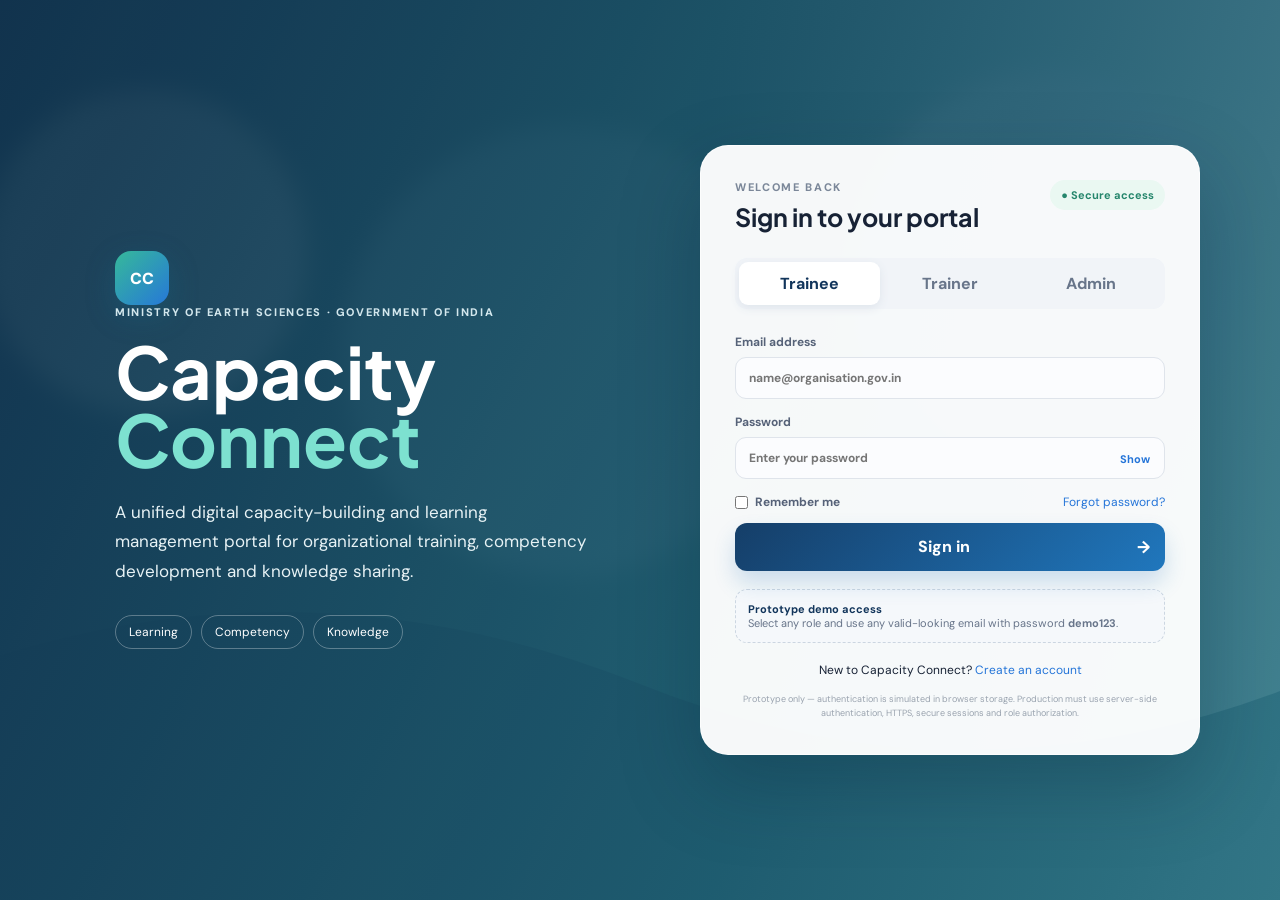
<file: index.html>
<!DOCTYPE html>
<html lang="en">
<head>
  <meta charset="UTF-8">
  <meta name="viewport" content="width=device-width,initial-scale=1">
  <meta name="description" content="Capacity Connect - MoES Digital Capacity Building and Learning Management Portal">
  <title>Capacity Connect | MoES</title>
  <link rel="preconnect" href="https://fonts.googleapis.com">
  <link rel="preconnect" href="https://fonts.gstatic.com" crossorigin>
  <link href="https://fonts.googleapis.com/css2?family=DM+Sans:wght@400;500;600;700&family=Plus+Jakarta+Sans:wght@500;600;700;800&display=swap" rel="stylesheet">
  <link rel="stylesheet" href="styles.css">
</head>
<body class="landing">
  <div class="landing-bg"></div>
  <main class="auth-shell">
    <section class="brand-panel">
      <div class="brand-mark"><span>CC</span></div>
      <p class="eyebrow">MINISTRY OF EARTH SCIENCES · GOVERNMENT OF INDIA</p>
      <h1>Capacity<br><em>Connect</em></h1>
      <p class="brand-copy">A unified digital capacity-building and learning management portal for organizational training, competency development and knowledge sharing.</p>
      <div class="brand-pills">
        <span>Learning</span><span>Competency</span><span>Knowledge</span>
      </div>
    </section>

    <section class="auth-card">
      <div class="auth-head">
        <div>
          <p class="eyebrow">WELCOME BACK</p>
          <h2>Sign in to your portal</h2>
        </div>
        <div class="security-badge">● Secure access</div>
      </div>

      <div class="role-tabs" role="tablist" aria-label="Select role">
        <button class="role-tab active" data-role="trainee">Trainee</button>
        <button class="role-tab" data-role="trainer">Trainer</button>
        <button class="role-tab" data-role="admin">Admin</button>
      </div>

      <form id="loginForm">
        <input type="hidden" id="role" value="trainee">
        <label>Email address<input id="email" type="email" autocomplete="username" placeholder="name@organisation.gov.in" required></label>
        <label>Password<div class="password-wrap"><input id="password" type="password" autocomplete="current-password" placeholder="Enter your password" required><button type="button" id="togglePassword">Show</button></div></label>
        <div class="form-row"><label class="check"><input type="checkbox"> Remember me</label><a href="#" onclick="demoToast('Password reset flow is represented in this prototype.');return false">Forgot password?</a></div>
        <button class="primary-btn" type="submit">Sign in <span>→</span></button>
      </form>

      <div class="demo-box">
        <strong>Prototype demo access</strong>
        <p>Select any role and use any valid-looking email with password <b>demo123</b>.</p>
      </div>
      <p class="signup-line">New to Capacity Connect? <a href="#" id="signupLink">Create an account</a></p>
      <p class="prototype-note">Prototype only — authentication is simulated in browser storage. Production must use server-side authentication, HTTPS, secure sessions and role authorization.</p>
    </section>
  </main>

  <div class="modal" id="signupModal" aria-hidden="true">
    <div class="modal-card">
      <button class="modal-close" data-close>×</button>
      <p class="eyebrow">NEW ACCOUNT</p><h2>Create your profile</h2>
      <form id="signupForm">
        <div class="form-grid">
          <label>Full name<input required placeholder="Full name"></label>
          <label>Organisation<input required placeholder="Organisation / Institute"></label>
          <label>Email<input type="email" required placeholder="name@example.gov.in"></label>
          <label>Role<select><option>Trainee</option><option>Trainer</option></select></label>
          <label class="span-2">Password<input type="password" minlength="8" required placeholder="Minimum 8 characters"></label>
        </div>
        <button class="primary-btn" type="submit">Submit registration →</button>
      </form>
    </div>
  </div>
  <div id="toast" class="toast"></div>
  <script src="app.js"></script>
</body>
</html>
</file>
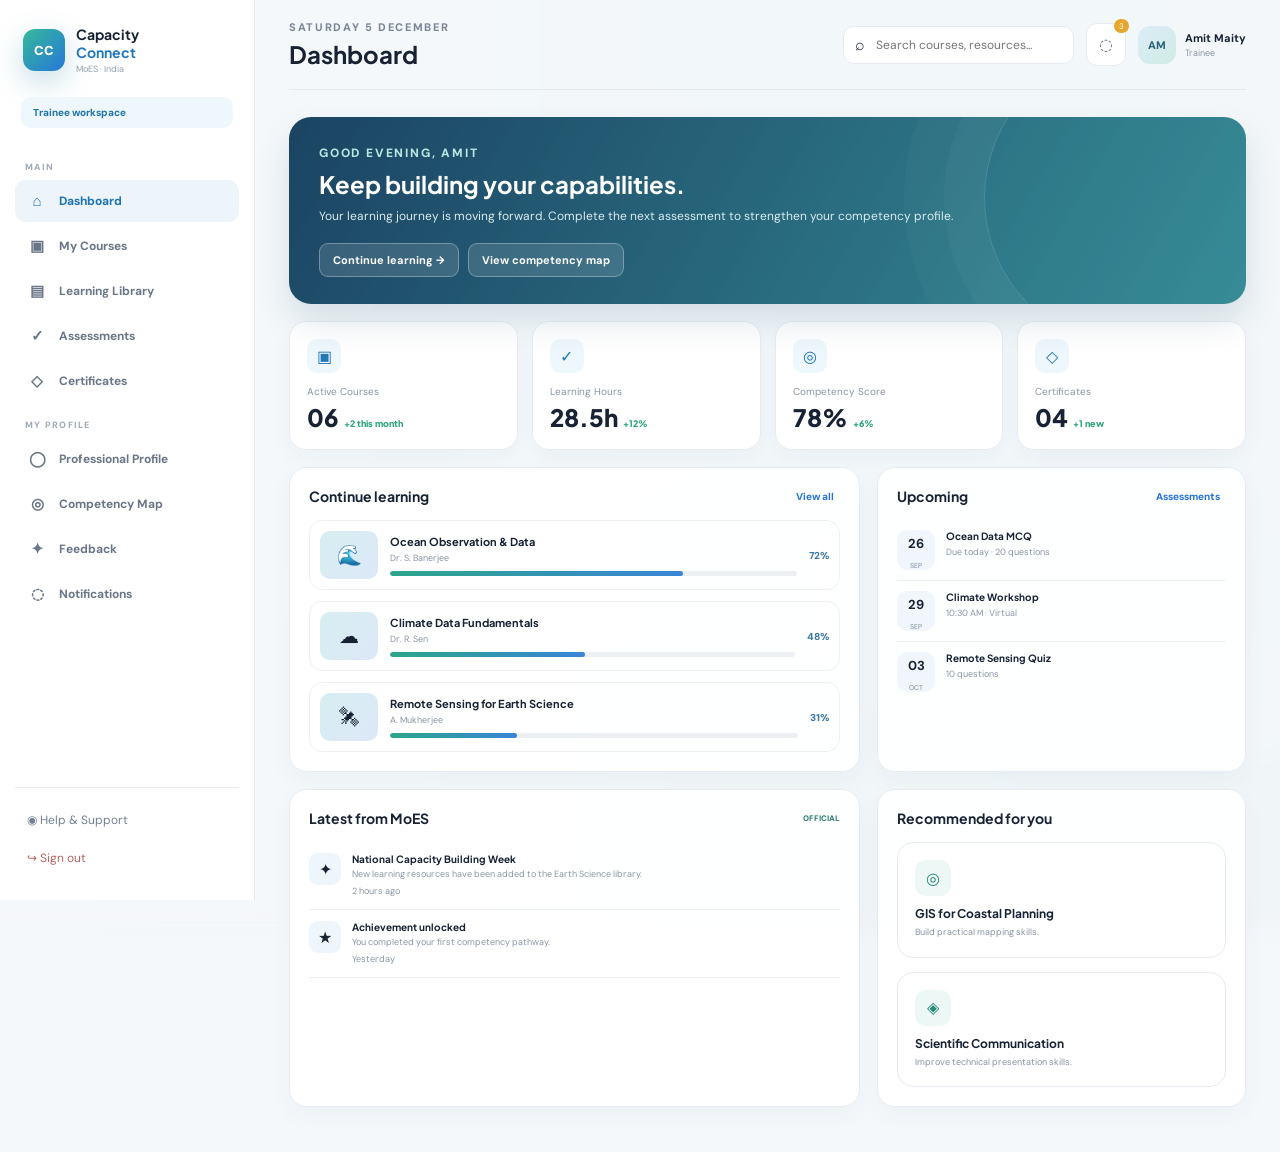
<file: dashboard.html>
<!DOCTYPE html>
<html lang="en">
<head>
  <meta charset="UTF-8">
  <meta name="viewport" content="width=device-width,initial-scale=1">
  <meta name="description" content="Capacity Connect role-based dashboard prototype">
  <title>Capacity Connect Dashboard</title>
  <link rel="preconnect" href="https://fonts.googleapis.com">
  <link rel="preconnect" href="https://fonts.gstatic.com" crossorigin>
  <link href="https://fonts.googleapis.com/css2?family=DM+Sans:wght@400;500;600;700&family=Plus+Jakarta+Sans:wght@500;600;700;800&display=swap" rel="stylesheet">
  <link rel="stylesheet" href="styles.css">
</head>
<body class="app">
  <div class="role-bg" id="roleBg"></div>
  <aside class="sidebar" id="sidebar">
    <div class="side-brand"><div class="brand-mark small"><span>CC</span></div><div><b>Capacity</b><strong>Connect</strong><small>MoES · India</small></div></div>
    <div class="role-chip" id="sideRole">Trainee workspace</div>
    <nav id="nav"></nav>
    <div class="side-bottom">
      <button class="support" onclick="showPage('Help')">◉ <span>Help & Support</span></button>
      <button class="logout" onclick="logout()">↪ <span>Sign out</span></button>
    </div>
  </aside>

  <div class="mobile-top"><button id="menuBtn">☰</button><b>Capacity Connect</b><button onclick="showPage('Notifications')">◌</button></div>

  <main class="workspace">
    <header class="topbar">
      <div><p class="eyebrow" id="dateLine">CAPACITY CONNECT</p><h1 id="pageTitle">Dashboard</h1></div>
      <div class="top-actions">
        <div class="search"><span>⌕</span><input id="globalSearch" placeholder="Search courses, resources..."></div>
        <button class="icon-btn" onclick="showPage('Notifications')">◌<i>3</i></button>
        <div class="user-menu"><div class="avatar" id="avatar">AM</div><div><b id="userName">Amit Maity</b><small id="userRole">Trainee</small></div></div>
      </div>
    </header>

    <section id="page" class="page"></section>
  </main>

  <div class="modal" id="genericModal"><div class="modal-card wide"><button class="modal-close" data-close>×</button><div id="modalContent"></div></div></div>
  <div id="toast" class="toast"></div>
  <script src="app.js"></script>
</body>
</html>
</file>
<file: styles.css>
:root{
--ink:#172235;--muted:#68758a;--line:#e7ebf1;--paper:#f7f9fc;--white:#fff;
--navy:#12355b;--blue:#2474d8;--cyan:#14a6b8;--mint:#28a887;--gold:#e9a62a;
--shadow:0 16px 45px rgba(23,34,53,.08);--radius:20px;
}
*{box-sizing:border-box}html,body{margin:0;min-height:100%;font-family:"DM Sans",sans-serif;color:var(--ink);background:var(--paper)}
button,input,select,textarea{font:inherit}button,a{cursor:pointer}a{color:var(--blue);text-decoration:none}
h1,h2,h3,h4{font-family:"Plus Jakarta Sans",sans-serif;margin:0}p{margin:0}.eyebrow{font-size:11px;letter-spacing:.15em;font-weight:800;color:#7b8799}
.landing{min-height:100vh;display:grid;place-items:center;overflow:hidden;background:#eef5f7}.landing-bg{position:fixed;inset:0;background:linear-gradient(120deg,rgba(9,49,83,.92),rgba(20,115,137,.82)),url("assets/learning-bg.svg") center/cover;filter:saturate(.8)}
.auth-shell{position:relative;z-index:1;width:min(1120px,94vw);display:grid;grid-template-columns:1fr 500px;gap:70px;align-items:center}.brand-panel{color:white;padding:35px}.brand-panel .eyebrow{color:#d3e7ed}.brand-panel h1{font-size:72px;line-height:.94;margin:18px 0 25px}.brand-panel h1 em{font-style:normal;color:#7de1d0}.brand-copy{max-width:580px;font-size:17px;line-height:1.75;color:#e7f2f5}.brand-pills{display:flex;gap:9px;margin-top:28px;flex-wrap:wrap}.brand-pills span{padding:8px 13px;border:1px solid rgba(255,255,255,.3);border-radius:30px;font-size:12px}
.brand-mark{width:54px;height:54px;border-radius:16px;background:linear-gradient(135deg,#36b99a,#2678d8);display:grid;place-items:center;color:white;font-weight:900;box-shadow:0 10px 30px rgba(20,120,150,.25)}.brand-mark.small{width:42px;height:42px;border-radius:12px;font-size:13px}
.auth-card{background:rgba(255,255,255,.96);border:1px solid rgba(255,255,255,.7);box-shadow:0 30px 80px rgba(5,28,48,.25);border-radius:28px;padding:34px}.auth-head{display:flex;justify-content:space-between;gap:15px;align-items:flex-start}.auth-head h2{font-size:25px;margin-top:7px}.security-badge{font-size:11px;color:#25866c;background:#eaf8f2;border-radius:30px;padding:8px 11px;font-weight:700}
.role-tabs{display:grid;grid-template-columns:repeat(3,1fr);background:#f1f4f8;padding:4px;border-radius:12px;margin:25px 0}.role-tab{border:0;background:transparent;padding:11px;border-radius:9px;color:var(--muted);font-weight:700}.role-tab.active{background:white;color:var(--navy);box-shadow:0 3px 10px #dfe5ec}
label{display:block;font-size:12px;font-weight:700;color:#566278;margin:15px 0}label input,label select,label textarea{display:block;width:100%;border:1px solid #dfe4eb;background:#fbfcfe;border-radius:11px;padding:12px 13px;margin-top:7px;outline:none;color:var(--ink)}input:focus,select:focus,textarea:focus{border-color:#70a8e9;box-shadow:0 0 0 3px rgba(36,116,216,.08)}
.password-wrap{position:relative}.password-wrap input{padding-right:60px}.password-wrap button{position:absolute;right:7px;top:7px;border:0;background:transparent;color:var(--blue);font-size:11px;font-weight:700;padding:8px}
.form-row{display:flex;justify-content:space-between;align-items:center;font-size:12px;margin:13px 0}.check{display:flex;align-items:center;gap:7px;margin:0}.check input{width:auto;margin:0}.primary-btn{width:100%;border:0;border-radius:12px;padding:13px 15px;background:linear-gradient(135deg,#153e68,#2077bd);color:#fff;font-weight:800;box-shadow:0 12px 22px rgba(31,111,180,.2)}.primary-btn span{float:right;font-size:17px}.demo-box{background:#f5f8fb;border:1px dashed #ccd6e1;border-radius:12px;padding:12px;margin-top:18px;font-size:11px;color:var(--muted)}.demo-box strong{color:var(--navy)}.signup-line{text-align:center;font-size:12px;margin-top:19px}.prototype-note{font-size:9px;line-height:1.5;color:#9aa3af;text-align:center;margin-top:15px}
.modal{position:fixed;inset:0;background:rgba(15,31,48,.45);display:none;place-items:center;padding:20px;z-index:100}.modal.open{display:grid}.modal-card{position:relative;background:white;border-radius:22px;padding:30px;width:min(560px,100%);box-shadow:var(--shadow)}.modal-card.wide{width:min(900px,100%)}.modal-close{position:absolute;right:17px;top:14px;border:0;background:#f2f4f7;border-radius:50%;width:32px;height:32px;font-size:20px;color:#718096}.form-grid{display:grid;grid-template-columns:1fr 1fr;gap:0 18px}.span-2{grid-column:1/-1}

.app{min-height:100vh;background:#f5f8fb}.role-bg{position:fixed;z-index:0;inset:0;background-position:center;background-size:cover;opacity:.13;filter:blur(10px);transform:scale(1.06);pointer-events:none}.role-bg:after{content:"";position:absolute;inset:0;background:linear-gradient(90deg,#f7f9fc 8%,rgba(247,249,252,.84) 48%,rgba(247,249,252,.55))}
.sidebar{position:fixed;z-index:20;left:0;top:0;bottom:0;width:255px;background:rgba(255,255,255,.93);border-right:1px solid rgba(226,231,237,.85);padding:23px 15px;display:flex;flex-direction:column;backdrop-filter:blur(18px)}.side-brand{display:flex;gap:11px;align-items:center;padding:2px 8px 22px}.side-brand b,.side-brand strong{display:block;font-family:"Plus Jakarta Sans";font-size:14px}.side-brand strong{color:#2078bd}.side-brand small{display:block;font-size:9px;color:#94a0b1;margin-top:2px}.role-chip{font-size:10px;font-weight:800;color:#2076a8;background:#eef7fc;padding:9px 12px;border-radius:10px;margin:0 6px 16px}
nav a{display:flex;align-items:center;gap:12px;color:#6a7688;padding:11px 12px;border-radius:11px;font-size:12px;font-weight:700;margin:3px 0}nav a:hover,nav a.active{background:#edf5fb;color:#1d72b3}nav a .nav-ico{width:20px;text-align:center;font-size:15px}.nav-label{flex:1}.nav-badge{background:#e8a72c;color:white;border-radius:10px;padding:2px 6px;font-size:9px}.nav-section{font-size:9px;letter-spacing:.14em;color:#a1a9b5;font-weight:800;margin:17px 10px 7px}
.side-bottom{margin-top:auto;border-top:1px solid var(--line);padding-top:13px}.support,.logout{width:100%;border:0;background:transparent;text-align:left;padding:11px 12px;color:#718094;font-size:12px}.logout{color:#ba6262}.workspace{position:relative;z-index:1;margin-left:255px;min-height:100vh;padding:0 34px 45px}.topbar{height:90px;display:flex;justify-content:space-between;align-items:center;border-bottom:1px solid rgba(224,230,237,.8)}.topbar h1{font-size:24px;margin-top:5px}.top-actions{display:flex;align-items:center;gap:12px}.search{display:flex;gap:7px;align-items:center;background:white;border:1px solid var(--line);border-radius:11px;padding:0 11px}.search input{border:0;outline:0;padding:10px 4px;width:190px;background:transparent;font-size:12px}.icon-btn{position:relative;border:1px solid var(--line);background:white;border-radius:11px;padding:10px 12px;color:#5c6a7c}.icon-btn i{position:absolute;right:-4px;top:-5px;background:#e6a52b;color:white;border-radius:9px;font-style:normal;font-size:8px;padding:2px 5px}.user-menu{display:flex;gap:9px;align-items:center}.user-menu b,.user-menu small{display:block}.user-menu b{font-size:11px}.user-menu small{font-size:9px;color:#8995a6;margin-top:2px}.avatar{width:38px;height:38px;border-radius:12px;background:linear-gradient(135deg,#dcecf8,#cfece5);display:grid;place-items:center;font-weight:800;font-size:11px;color:#2b6277}
.page{padding-top:27px}.hero{position:relative;overflow:hidden;border-radius:22px;padding:27px 30px;background:linear-gradient(120deg,rgba(17,60,92,.96),rgba(28,125,137,.88));color:white;box-shadow:0 18px 35px rgba(18,65,90,.13)}.hero:after{content:"";position:absolute;right:-40px;top:-70px;width:300px;height:300px;border:1px solid rgba(255,255,255,.15);border-radius:50%;box-shadow:0 0 0 40px rgba(255,255,255,.03),0 0 0 80px rgba(255,255,255,.025)}.hero h2{font-size:24px;margin:6px 0 8px}.hero p{color:#dbecef;font-size:12px;max-width:650px;line-height:1.6}.hero .eyebrow{color:#b9e7e2}.hero-actions{display:flex;gap:9px;margin-top:17px;position:relative;z-index:2}.hero-actions button,.outline-btn{border:1px solid rgba(255,255,255,.3);background:rgba(255,255,255,.12);color:white;padding:9px 13px;border-radius:9px;font-size:11px;font-weight:700}.stats{display:grid;grid-template-columns:repeat(4,1fr);gap:14px;margin:17px 0}.stat{background:rgba(255,255,255,.94);border:1px solid var(--line);border-radius:17px;padding:17px;box-shadow:0 8px 24px rgba(31,51,74,.04)}.stat .stat-icon{width:34px;height:34px;border-radius:10px;display:grid;place-items:center;background:#eef7fb;color:#2078b7;margin-bottom:12px}.stat small{display:block;color:#8995a5;font-size:10px}.stat strong{display:block;font:800 24px "Plus Jakarta Sans";margin-top:4px}.stat em{font-style:normal;color:#2ba47e;font-size:9px;margin-left:5px}
.section-grid{display:grid;grid-template-columns:1.55fr 1fr;gap:17px;margin-top:17px}.card{background:rgba(255,255,255,.93);border:1px solid var(--line);border-radius:18px;padding:19px;box-shadow:0 8px 25px rgba(31,51,74,.04)}.card-head{display:flex;justify-content:space-between;align-items:center;margin-bottom:15px}.card-head h3{font-size:14px}.muted{color:#8a96a7;font-size:10px}.link-btn{border:0;background:none;color:var(--blue);font-size:10px;font-weight:800}.course-list{display:grid;gap:11px}.course{display:grid;grid-template-columns:58px 1fr auto;gap:12px;align-items:center;padding:10px;border:1px solid #edf0f4;border-radius:13px}.course-thumb{width:58px;height:48px;border-radius:10px;background:linear-gradient(135deg,#d7eef1,#dce8f8);display:grid;place-items:center;font-size:20px}.course h4{font-size:11px}.course p{font-size:9px;color:#8995a5;margin-top:4px}.progress{height:5px;background:#edf0f3;border-radius:10px;margin-top:7px;overflow:hidden}.progress i{display:block;height:100%;background:linear-gradient(90deg,#2ba68a,#3a85d7);border-radius:10px}.pct{font-size:10px;font-weight:800;color:#3b78a0}.event{display:flex;gap:11px;padding:10px 0;border-bottom:1px solid #edf0f3}.event:last-child{border:0}.date-box{width:38px;height:40px;background:#f0f6fb;border-radius:10px;text-align:center;padding-top:5px}.date-box b{display:block;font-size:13px}.date-box small{font-size:7px;color:#7b8a9c}.event h4{font-size:10px}.event p{font-size:9px;color:#8995a5;margin-top:4px}.badge{display:inline-block;border-radius:20px;padding:5px 8px;font-size:8px;font-weight:800}.badge.green{background:#eaf7f1;color:#258767}.badge.amber{background:#fff5df;color:#ad7617}.badge.blue{background:#edf5fc;color:#2871ad}.table-wrap{overflow:auto}.table{width:100%;border-collapse:collapse;font-size:10px}.table th,.table td{text-align:left;padding:11px;border-bottom:1px solid #edf0f3;white-space:nowrap}.table th{font-size:9px;color:#8995a5}.bar{height:7px;background:#edf1f4;border-radius:20px;overflow:hidden;width:130px}.bar i{display:block;height:100%;background:linear-gradient(90deg,#4aa6d8,#2aa484)}.notice{display:flex;gap:11px;padding:11px 0;border-bottom:1px solid #edf0f3}.notice-icon{width:32px;height:32px;border-radius:9px;background:#eef6fb;display:grid;place-items:center}.notice h4{font-size:10px}.notice p{font-size:9px;color:#8a96a7;line-height:1.5;margin-top:3px}.tag{font-size:8px;font-weight:800;color:#2b7d72}.profile-head{display:flex;gap:18px;align-items:center;padding:4px 0 20px}.big-avatar{width:72px;height:72px;border-radius:20px;background:linear-gradient(135deg,#d9edf9,#d7f0e7);display:grid;place-items:center;font-size:22px;font-weight:900;color:#27677a}.profile-head h2{font-size:19px}.profile-head p{font-size:11px;color:#8491a3;margin-top:5px}.chips{display:flex;gap:6px;flex-wrap:wrap}.chip{padding:6px 9px;border-radius:20px;background:#eef5f8;color:#477184;font-size:9px;font-weight:700}.feature-grid{display:grid;grid-template-columns:repeat(3,1fr);gap:14px}.feature{padding:17px;border-radius:16px;background:white;border:1px solid var(--line)}.feature h3{font-size:12px;margin:10px 0 5px}.feature p{font-size:9px;line-height:1.5;color:#8793a3}.feature-icon{width:36px;height:36px;border-radius:11px;background:#edf7f6;display:grid;place-items:center;color:#268a77}
.kpi-grid{display:grid;grid-template-columns:repeat(3,1fr);gap:14px}.chart{height:180px;display:flex;align-items:end;gap:10px;padding:15px 5px 5px}.chart .col{flex:1;display:flex;flex-direction:column;align-items:center;gap:6px}.chart i{width:100%;max-width:26px;border-radius:7px 7px 2px 2px;background:linear-gradient(#3c94d0,#43b59b);min-height:15px}.chart small{font-size:8px;color:#8995a5}.metric{display:flex;justify-content:space-between;align-items:center;padding:12px 0;border-bottom:1px solid #edf0f3}.metric b{font-size:11px}.metric span{font-size:10px;color:#718094}.empty{padding:40px;text-align:center;color:#8995a5}.mobile-top{display:none}.toast{position:fixed;z-index:200;right:22px;bottom:22px;background:#172a3e;color:white;padding:12px 16px;border-radius:11px;font-size:11px;box-shadow:0 12px 30px rgba(0,0,0,.2);transform:translateY(30px);opacity:0;pointer-events:none;transition:.25s}.toast.show{transform:translateY(0);opacity:1}

@media(max-width:1050px){.auth-shell{grid-template-columns:1fr 460px;gap:30px}.brand-panel h1{font-size:58px}.workspace{padding:0 22px}.search{display:none}.stats{grid-template-columns:repeat(2,1fr)}.section-grid{grid-template-columns:1fr}.feature-grid{grid-template-columns:1fr 1fr}}
@media(max-width:780px){.landing{display:block}.auth-shell{display:block;width:94vw;margin:auto;padding:28px 0}.brand-panel{padding:12px 5px 28px}.brand-panel h1{font-size:46px}.brand-copy{font-size:14px}.auth-card{padding:24px}.sidebar{transform:translateX(-100%);transition:.25s;box-shadow:20px 0 50px rgba(0,0,0,.12)}.sidebar.open{transform:translateX(0)}.workspace{margin-left:0;padding:0 15px 30px}.topbar{display:none}.mobile-top{position:sticky;z-index:30;top:0;height:64px;display:flex;align-items:center;justify-content:space-between;padding:0 15px;background:rgba(255,255,255,.9);backdrop-filter:blur(15px);border-bottom:1px solid var(--line)}.mobile-top button{border:0;background:#f0f4f8;border-radius:9px;padding:8px 10px}.page{padding-top:17px}.hero{padding:23px}.hero h2{font-size:20px}.stats{grid-template-columns:1fr 1fr}.kpi-grid{grid-template-columns:1fr}.feature-grid{grid-template-columns:1fr}.user-menu{display:none}}
@media(max-width:480px){.stats{grid-template-columns:1fr}.auth-head{display:block}.security-badge{display:inline-block;margin-top:12px}.role-tab{font-size:11px}.form-grid{grid-template-columns:1fr}.span-2{grid-column:auto}.hero-actions{flex-wrap:wrap}.course{grid-template-columns:48px 1fr}.course-thumb{width:48px}.pct{display:none}}
</file>
